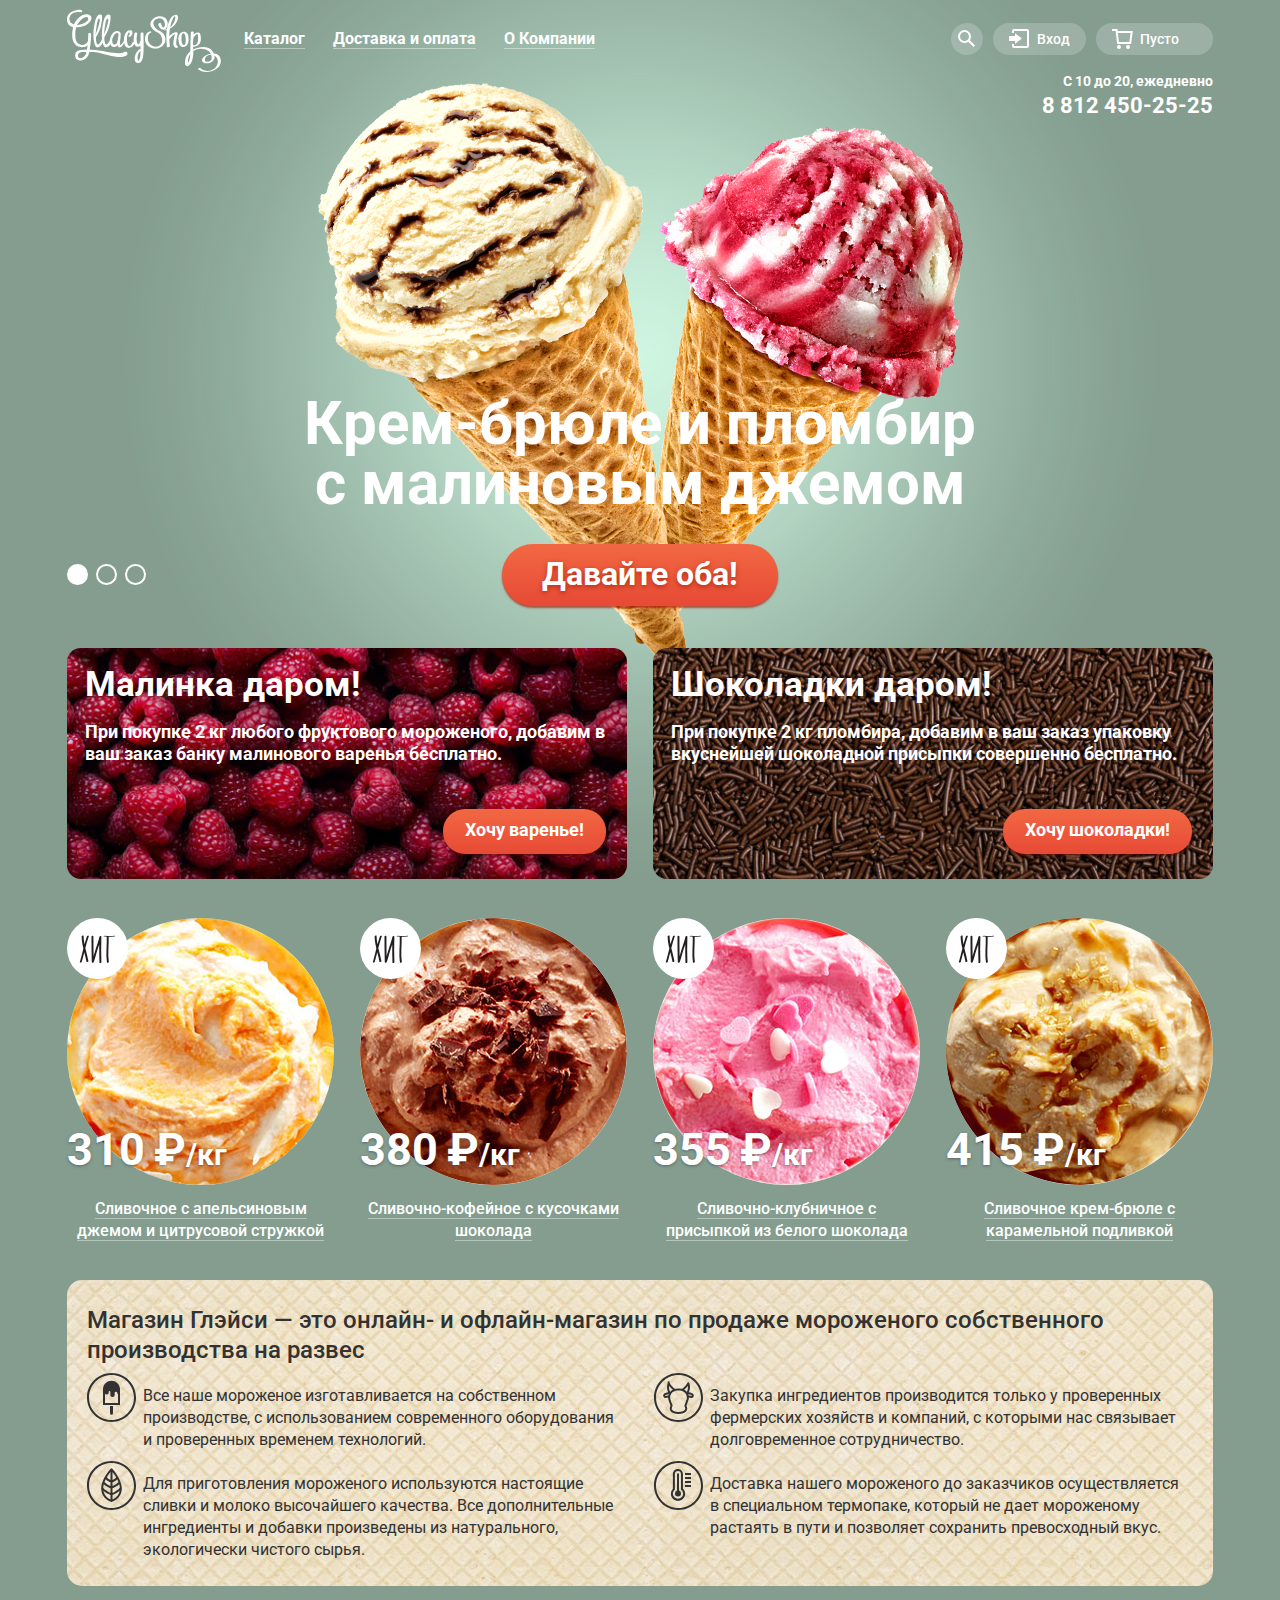
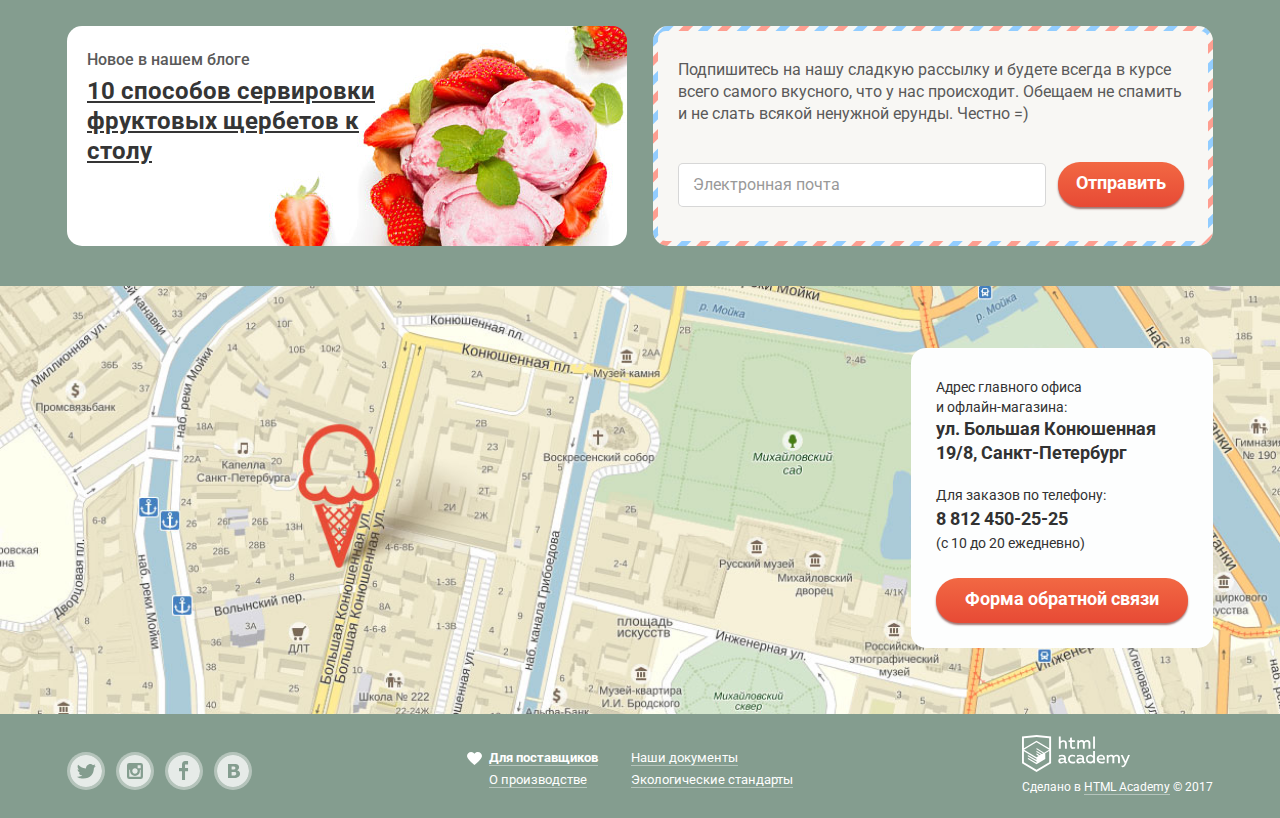
<file: index.html>
<!DOCTYPE html>
<html lang="ru">
<head>
  <meta charset="utf-8">
  <title>HTML Academy: Глэйси</title>
  <link href="https://fonts.googleapis.com/css?family=Roboto:400,500,700&amp;subset=cyrillic" rel="stylesheet">
  <link href="css/normalize.css" rel="stylesheet">
  <link href="css/style.min.css" rel="stylesheet">
</head>
<body>
<input class="visually-hidden" type="radio" id="product-1" name="toggle" checked>
<input class="visually-hidden" type="radio" id="product-2" name="toggle">
<input class="visually-hidden" type="radio" id="product-3" name="toggle">
<div class="site-wrapper">
  <header class="container">
    <nav class="main-header">
      <a class="main-header-logo"><img src="img/logo.svg" width="154" height="64" alt="Логотип магазина «Глэйси»."></a>
      <ul class="site-navigation">
        <li class="site-navigation-item">
          <a class="site-navigation-link"><span>Каталог</span></a>
          <ul class="popup catalog-nav">
            <li><a href="#"><b>Новинки</b></a></li>
            <li><a href="catalog.html">Сливочное</a></li>
            <li><a href="#">Щербеты</a></li>
            <li><a href="#">Фруктовый&nbsp;лед</a></li>
            <li><a href="#">Мелорин</a></li>
          </ul>
        </li>
        <li class="site-navigation-item">
          <a class="site-navigation-link" href="#"><span>Доставка и оплата</span></a>
        </li>
        <li class="site-navigation-item">
          <a class="site-navigation-link" href="#"><span>О Компании</span></a>
        </li>
      </ul>
      <ul class="user-navigation">
        <li class="user-navigation-item">
          <button class="user-search" type="button"><span class="visually-hidden">Поиск</span></button>
          <section class="popup popup-search">
            <h2 class="visually-hidden">Строка поиска</h2>
            <form class="search-form" action="https://echo.htmlacademy.ru" method="post">
              <label class="visually-hidden" for="user-search">Поле поиска:</label>
              <input id="user-search" name="search" placeholder="Что ищем?">
            </form>
          </section>
        </li>
        <li class="user-navigation-item">
          <button class="user-login" type="button">Вход</button>
          <section class="popup popup-login">
            <h2 class="visually-hidden">Форма входа</h2>
            <form class="login-form" action="https://echo.htmlacademy.ru" method="post">
              <p>
                <label class="visually-hidden" for="user-mail">Электронная почта: </label>
                <input id="user-mail" type="email" name="mail" placeholder="Электронная почта">
              </p>
              <p>
                <label class="visually-hidden" for="user-password">Пароль: </label>
                <input id="user-password" type="password" name="password" placeholder="Пароль">
              </p>
              <button class="btn">Войти</button>
              <p class="login-help">
                <a href="#">Забыли пароль?</a>
                <a href="#">Новая регистрация</a>
              </p>
            </form>
          </section>
        </li>
        <li class="user-navigation-item">
          <button class="user-cart" type="button">Пусто</button>
        </li>
      </ul>
    </nav>
    <p class="main-time">
      С 10 до 20, ежедневно<br>
      <a class="main-phone" href="tel:+78124502525">8 812 450-25-25</a>
    </p>
  </header>
  <main>
    <div class="container">
      <h1 class="visually-hidden">Магазин «Глэйси»</h1>
      <section class="slider">
        <div class="slider-controls">
          <label for="product-1">Первое предложение</label>
          <label for="product-2">Второе предложение</label>
          <label for="product-3">Третье предложение</label>
        </div>
        <h2 class="visually-hidden">Предложения для двоих</h2>
        <ul class="slider-list">
          <li class="slide">
            <h3 class="slide-title">Крем-брюле и пломбир с&nbsp;малиновым джемом</h3>
            <a class="btn btn-lg" href="#">Давайте оба!</a>
          </li>
          <li class="slide">
            <h3 class="slide-title">Шоколадный пломбир и&nbsp;лимонный сорбет</h3>
            <a class="btn btn-lg" href="#">Давайте оба!</a>
          </li>
          <li class="slide">
            <h3 class="slide-title">Пломбир с помадкой и&nbsp;клубничный щербет</h3>
            <a class="btn btn-lg" href="#">Давайте оба!</a>
          </li>
        </ul>
      </section>
      <section class="specials">
        <h2 class="visually-hidden">Акции</h2>
        <ul class="specials-list">
          <li class="special-item special-berry">
            <h3>Малинка даром!</h3>
            <p>При покупке 2 кг любого фруктового мороженого, добавим в ваш заказ банку малинового варенья
              бесплатно.</p>
            <a class="btn" href="#">Хочу варенье!</a>
          </li>
          <li class="special-item special-chocolate">
            <h3>Шоколадки даром!</h3>
            <p>При покупке 2 кг пломбира, добавим в ваш заказ упаковку вкуснейшей шоколадной присыпки совершенно
              бесплатно.</p>
            <a class="btn" href="#">Хочу шоколадки!</a>
          </li>
        </ul>
      </section>
      <section class="hits-catalog">
        <h2 class="visually-hidden">Популярные товары</h2>
        <ul class="catalog-list">
          <li class="catalog-item">
            <span class="hit-icon"></span>
            <img src="img/catalog/item-1.jpg"
                 alt="Фото сливочного мороженого с апельсиновым джемом и цитрусовой стружкой." width="267" height="267">
            <!-- Здесь и далее я принципиально использую существующий символ рубля -->
            <p class="catalog-price">310&thinsp;₽<span>/кг</span></p>
            <a class="catalog-link" href="#"><span>Сливочное с апельсиновым джемом и цитрусовой стружкой</span></a>
            <button class="btn" type="button">Быстрый просмотр</button>
          </li>
          <li class="catalog-item">
            <span class="hit-icon"></span>
            <img src="img/catalog/item-2.jpg" alt="Фото сливочно-кофейного мороженого с кусочками шоколада." width="267"
                 height="267">
            <p class="catalog-price">380&thinsp;₽<span>/кг</span></p>
            <a class="catalog-link" href="#"><span>Сливочно-кофейное с кусочками шоколада</span></a>
            <button class="btn" type="button">Быстрый просмотр</button>
          </li>
          <li class="catalog-item">
            <span class="hit-icon"></span>
            <img src="img/catalog/item-3.jpg" alt="Фото сливочно-клубничного мороженого с присыпкой из белого шоколада."
                 width="267" height="267">
            <p class="catalog-price">355&thinsp;₽<span>/кг</span></p>
            <a class="catalog-link" href="#"><span>Сливочно-клубничное с присыпкой из белого шоколада</span></a>
            <button class="btn" type="button">Быстрый просмотр</button>
          </li>
          <li class="catalog-item">
            <span class="hit-icon"></span>
            <img src="img/catalog/item-4.jpg" alt="Фото сливочного мороженого крем-брюле с карамельной подливкой."
                 width="267" height="267">
            <p class="catalog-price">415&thinsp;₽<span>/кг</span></p>
            <a class="catalog-link" href="#"><span>Сливочное крем-брюле с карамельной подливкой</span></a>
            <button class="btn" type="button">Быстрый просмотр</button>
          </li>
        </ul>
      </section>
      <section class="features">
        <h2 class="visually-hidden">Наши преимущества</h2>
        <p class="features-lead">Магазин Глэйси — это онлайн- и офлайн-магазин по продаже мороженого собственного
          производства на развес</p>
        <ul class="features-list">
          <li class="feature-ice-cream">Все наше мороженое изготавливается на собственном производстве, с использованием
            современного оборудования и проверенных временем технологий.
          </li>
          <li class="feature-cow">Закупка ингредиентов производится только у проверенных фермерских хозяйств и компаний,
            с которыми нас связывает долговременное сотрудничество.
          </li>
          <li class="feature-eco">Для приготовления мороженого используются настоящие сливки и молоко высочайшего
            качества. Все дополнительные ингредиенты и добавки произведены из натурального, экологически чистого сырья.
          </li>
          <li class="feature-thermometer">Доставка нашего мороженого до заказчиков осуществляется в специальном
            термопаке, который не дает мороженому растаять в пути и позволяет сохранить превосходный вкус.
          </li>
        </ul>
      </section>
      <div class="blog-subscribe">
        <article class="blog">
          <h2>Новое в нашем блоге</h2>
          <a href="#" class="blog-link">10 способов сервировки фруктовых щербетов к столу</a>
        </article>
        <div class="subscribe-bg">
          <section class="subscribe">
            <h2 class="visually-hidden">Рассылка</h2>
            <p>Подпишитесь на нашу сладкую рассылку и будете всегда в курсе всего самого вкусного, что у нас происходит.
              Обещаем не спамить и не слать всякой ненужной ерунды. Честно =)</p>
            <form class="subscribe-form" action="https://echo.htmlacademy.ru" method="post">
              <label class="visually-hidden" for="feedback-mail">Электронная почта: </label>
              <input id="subscribe-mail" type="email" name="mail" placeholder="Электронная почта">
              <button class="btn">Отправить</button>
            </form>
          </section>
        </div>
      </div>
    </div>
    <section class="map">
      <iframe class="map-iframe" title="Интерактивная карта Google"
              src="https://www.google.com/maps/embed?pb=!1m18!1m12!1m3!1d1998.5991043651586!2d30.320894616097!3d59.938794181876254!2m3!1f0!2f0!3f0!3m2!1i1024!2i768!4f13.1!3m3!1m2!1s0x4696310fca5ba729%3A0xea9c53d4493c879f!2z0JHQvtC70YzRiNCw0Y8g0JrQvtC90Y7RiNC10L3QvdCw0Y8g0YPQuy4sIDE5LCDQodCw0L3QutGCLdCf0LXRgtC10YDQsdGD0YDQsywgMTkxMTg2!5e0!3m2!1sru!2sru!4v1522500828015"
              width="1200" height="430" allowfullscreen></iframe>
      <div class="container">
        <h2 class="visually-hidden">Контактная информация</h2>
        <div class="map-description">
          <p>Адрес главного офиса<br>
            и офлайн-магазина:<br>
            <b>ул. Большая Конюшенная<br>
              19/8, Санкт-Петербург</b>
          </p>
          <p>Для заказов по телефону:<br>
            <b><a class="map-tel" href="tel:+78124502525">8 812 450-25-25</a></b><br>
            (с 10 до 20 ежедневно)
          </p>
          <a class="btn js-modal" href="feedback.html">Форма обратной связи</a>
        </div>
      </div>
    </section>
  </main>
  <footer class="main-footer container">
    <ul class="footer-contacts">
      <li>
        <a class="contact-button contact-twitter" href="#"><span class="visually-hidden">Twitter</span></a>
      </li>
      <li>
        <a class="contact-button contact-instagram" href="#"><span class="visually-hidden">Instagram</span></a>
      </li>
      <li>
        <a class="contact-button contact-facebook" href="#"><span class="visually-hidden">Facebook</span></a>
      </li>
      <li>
        <a class="contact-button contact-vkontakte" href="#"><span class="visually-hidden">ВКонтакте</span></a>
      </li>
    </ul>
    <ul class="footer-menu">
      <li>
        <a class="footer-menu-favorite" href="#"><b>Для поставщиков</b></a>
      </li>
      <li>
        <a href="#">Наши документы</a>
      </li>
      <li>
        <a href="#">О производстве</a>
      </li>
      <li>
        <a href="#">Экологические стандарты</a>
      </li>
    </ul>
    <p class="footer-copyright">
      <a class="footer-copyright-logo" href="https://htmlacademy.ru/intensive/htmlcss">
        <span class="visually-hidden">Профессиональный HTML и CSS, уровень 1</span>
        <img src="img/logo-htmlacademy.svg" width="108" height="39" alt="Логотип HTML Academy.">
      </a>
      Сделано в <a class="footer-copyright-link" href="https://htmlacademy.ru/intensive/htmlcss">HTML Academy</a> © 2017
    </p>
  </footer>
</div>
<div class="modal">
  <section class="modal-feedback">
    <h2>Мы обязательно вам ответим!</h2>
    <button class="modal-close"><span class="visually-hidden">Закрыть форму обратной связи</span></button>
    <form class="feedback-form" action="https://echo.htmlacademy.ru" method="post">
      <p>
        <label class="visually-hidden" for="feedback-name">Ваше имя: </label>
        <input id="feedback-name" name="name" placeholder="Как вас зовут?">
      </p>
      <p>
        <label class="visually-hidden" for="feedback-mail">Электронная почта: </label>
        <input id="feedback-mail" type="email" name="mail" placeholder="Ваша почта для ответа?">
      </p>
      <p>
        <label class="visually-hidden" for="feedback-text">Текст сообщения: </label>
        <textarea id="feedback-text" name="text" placeholder="Напишите что-нибудь..."></textarea>
      </p>
      <button class="btn">Отправить</button>
    </form>
  </section>
</div>
<script src="js/main.min.js"></script>
</body>
</html>
</file>
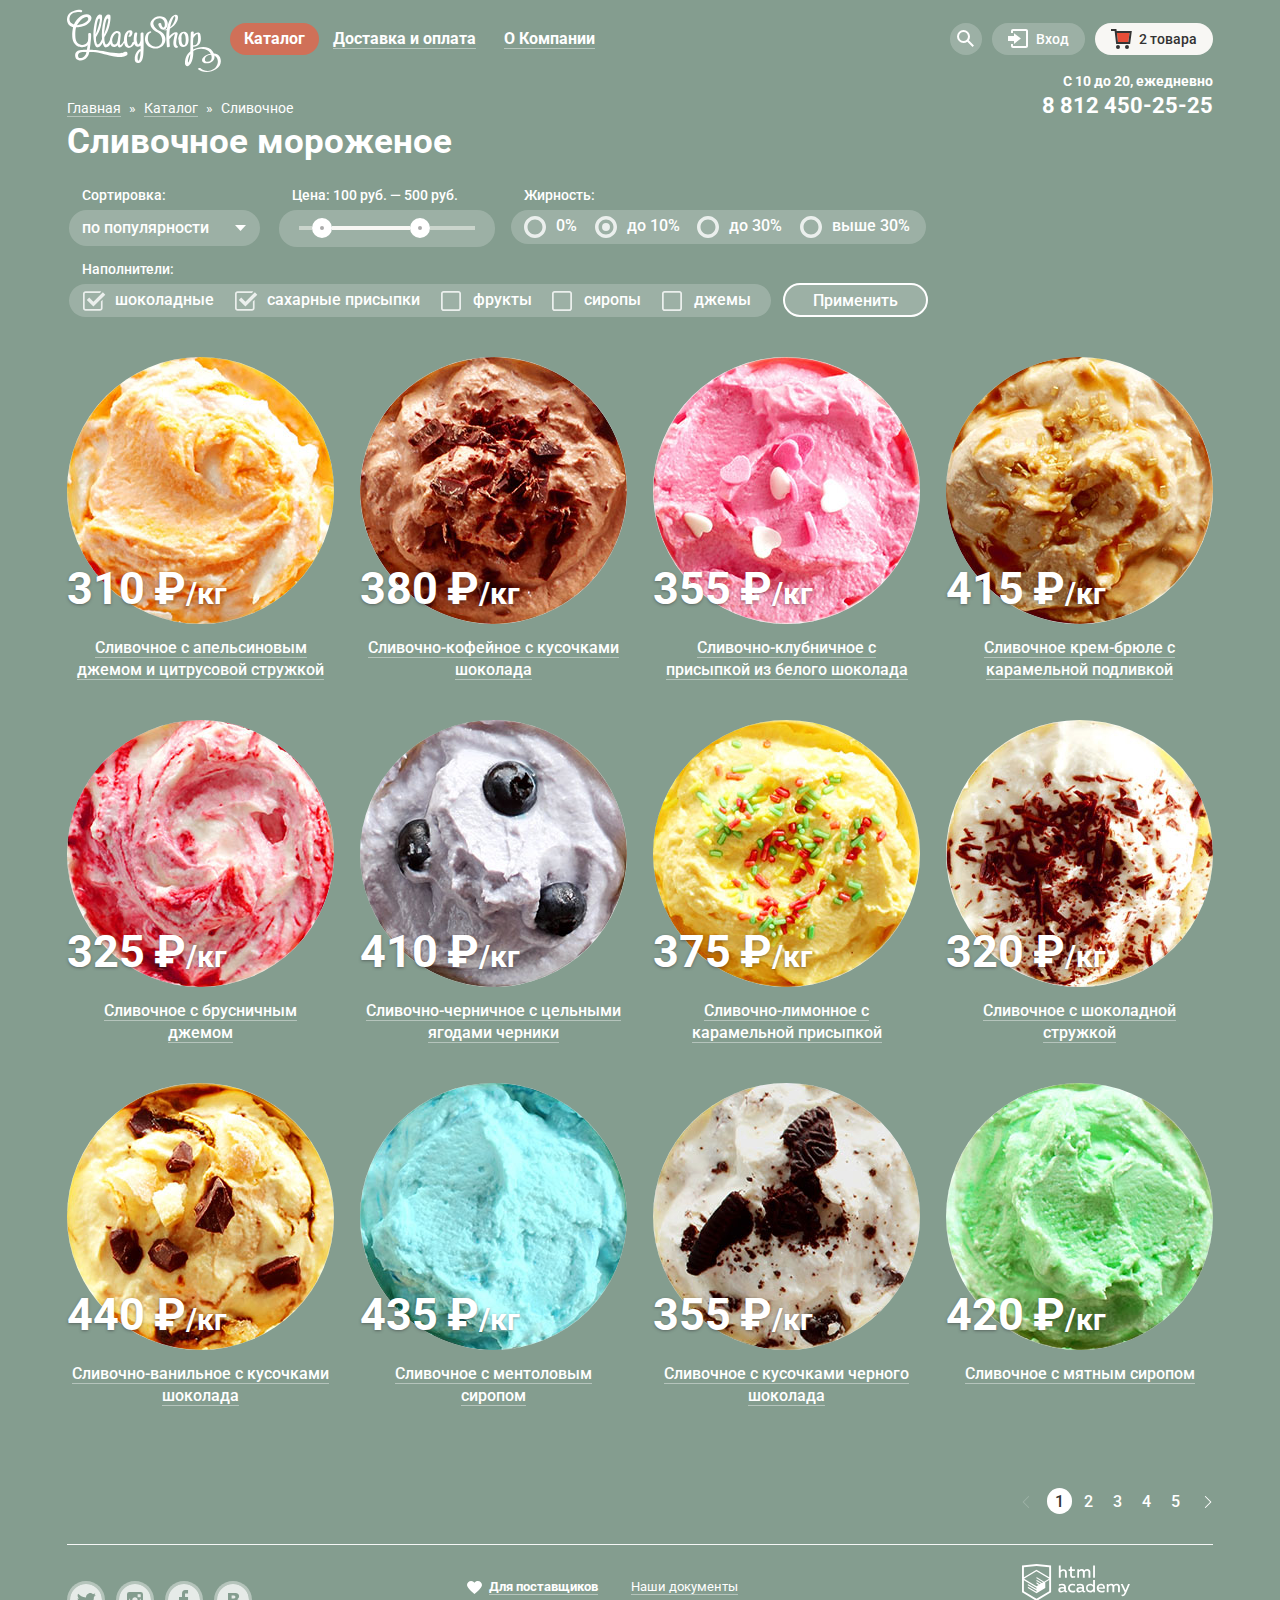
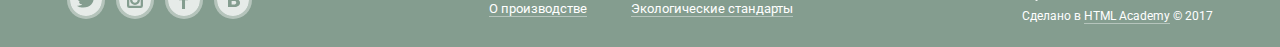
<file: catalog.html>
<!DOCTYPE html>
<html lang="ru">
<head>
  <meta charset="utf-8">
  <title>HTML Academy: Глэйси</title>
  <link href="https://fonts.googleapis.com/css?family=Roboto:400,500,700&amp;subset=cyrillic" rel="stylesheet">
  <link href="css/normalize.css" rel="stylesheet">
  <link href="css/style.min.css" rel="stylesheet">
</head>
<body>
<header class="container">
  <nav class="main-header inner-header">
    <a class="main-header-logo" href="index.html"><img src="img/logo.svg" width="154" height="64"
                                                       alt="Логотип магазина «Глэйси»."></a>
    <ul class="site-navigation">
      <li class="site-navigation-item">
        <a class="site-navigation-link navigation-current" href="#"><span>Каталог</span></a>
        <ul class="popup catalog-nav">
          <li><a href="#"><b>Новинки</b></a></li>
          <li><a class="catalog-current">Сливочное</a></li>
          <li><a href="#">Щербеты</a></li>
          <li><a href="#">Фруктовый&nbsp;лед</a></li>
          <li><a href="#">Мелорин</a></li>
        </ul>
      </li>
      <li class="site-navigation-item">
        <a class="site-navigation-link" href="#"><span>Доставка и оплата</span></a>
      </li>
      <li class="site-navigation-item">
        <a class="site-navigation-link" href="#"><span>О Компании</span></a>
      </li>
    </ul>
    <ul class="user-navigation">
      <li class="user-navigation-item">
        <button class="user-search" type="button"><span class="visually-hidden">Поиск</span></button>
        <section class="popup popup-search">
          <h2 class="visually-hidden">Строка поиска</h2>
          <form class="search-form" action="https://echo.htmlacademy.ru" method="post">
            <label class="visually-hidden" for="user-search">Поле поиска: </label>
            <input id="user-search" name="search" placeholder="Что ищем?">
          </form>
        </section>
      </li>
      <li class="user-navigation-item">
        <button class="user-login" type="button">Вход</button>
        <section class="popup popup-login">
          <h2 class="visually-hidden">Форма входа</h2>
          <form class="login-form" action="https://echo.htmlacademy.ru" method="post">
            <p>
              <label class="visually-hidden" for="user-mail">Электронная почта: </label>
              <input id="user-mail" type="email" name="mail" placeholder="Электронная почта">
            </p>
            <p>
              <label class="visually-hidden" for="user-password">Пароль: </label>
              <input id="user-password" type="password" name="password" placeholder="Пароль">
            </p>
            <button class="btn">Войти</button>
            <p class="login-help">
              <a href="#">Забыли пароль?</a>
              <a href="#">Новая регистрация</a>
            </p>
          </form>
        </section>
      </li>
      <li class="user-navigation-item">
        <button class="user-cart cart-not-empty" type="button">2 товара</button>
        <section class="popup cart">
          <h2 class="visually-hidden">Корзина</h2>
          <table class="cart-table">
            <tr>
              <td>
                <button class="cart-delete" type="button"><span class="visually-hidden">Удалить товар из корзины</span>
                </button>
              </td>
              <td><img class="cart-img" src="img/catalog/item-small-1.jpg"
                       alt="Фото сливочного мороженого с апельсиновым джемом и цитрусовой стружкой." width="33"
                       height="33"></td>
              <td>Пломбир с апельсиновым джемом</td>
              <td>1,5&nbsp;кг&nbsp;x&nbsp;<span class="cart-price">200&nbsp;руб.</span></td>
              <td>300 руб.</td>
            </tr>
            <tr>
              <td>
                <button class="cart-delete" type="button"><span class="visually-hidden">Удалить товар из корзины</span>
                </button>
              </td>
              <td><img class="cart-img" src="img/catalog/item-small-3.jpg"
                       alt="Фото сливочно-клубничного мороженого с присыпкой из белого шоколада." width="33"
                       height="33"></td>
              <td>Клубничный пломбир с присыпкой из белого шоколада</td>
              <td>1,5&nbsp;кг&nbsp;x&nbsp;<span class="cart-price">300&nbsp;руб.</span></td>
              <td>450&nbsp;руб.</td>
            </tr>
            <tr>
              <td class="cart-sum" colspan="5"><b>Итого: 750 руб.</b></td>
            </tr>
          </table>
          <a class="btn" href="#">Оформить заказ</a></section>
      </li>
    </ul>
  </nav>
  <p class="main-time">
    С 10 до 20, ежедневно<br>
    <a class="main-phone" href="tel:+78124502525">8 812 450-25-25</a>
  </p>
</header>
<main class="container">
  <ul class="breadcrumbs">
    <li><a href="index.html">Главная</a></li>
    <li><a href="#">Каталог</a></li>
    <li><a>Сливочное</a></li>
  </ul>
  <h1 class="catalog-title">Сливочное мороженое</h1>
  <section class="filter">
    <h2 class="visually-hidden">Фильтр товаров</h2>
    <form class="filter-form" method="post" action="https://echo.htmlacademy.ru">
      <fieldset>
        <legend>Сортировка:</legend>
        <label class="visually-hidden" for="filter-sort">Тип сортировки: </label>
        <select class="filter-sort" id="filter-sort">
          <option>по популярности</option>
          <option>сначала недорогие</option>
          <option>сначала дорогие</option>
          <option>по жирности</option>
        </select>
      </fieldset>
      <fieldset>
        <legend>Цена: <span class="min-price">100</span> руб. — <span class="max-price">500</span> руб.</legend>
        <div class="filter-range">
          <div></div>
          <button type="button" aria-label="Нижний предел цены"></button>
          <div></div>
          <button type="button" aria-label="Верхий предел цены"></button>
          <div></div>
        </div>
      </fieldset>
      <fieldset>
        <legend>Жирность:</legend>
        <ul class="filter-group filter-radios">
          <li>
            <input class="visually-hidden filter-radio" type="radio" name="filter-fat" value="fat-zero" id="fat-zero">
            <label for="fat-zero">0%</label>
          </li>
          <li>
            <input class="visually-hidden filter-radio" type="radio" name="filter-fat" value="fat-ten" id="fat-ten"
                   checked>
            <label for="fat-ten">до 10%</label>
          </li>
          <li>
            <input class="visually-hidden filter-radio" type="radio" name="filter-fat" value="fat-thirty"
                   id="fat-thirty">
            <label for="fat-thirty">до 30%</label>
          </li>
          <li>
            <input class="visually-hidden filter-radio" type="radio" name="filter-fat" value="fat-thirty-more"
                   id="fat-thirty-more">
            <label for="fat-thirty-more">выше 30%</label>
          </li>
        </ul>
      </fieldset>
      <fieldset>
        <legend>Наполнители:</legend>
        <ul class="filter-group filter-checks">
          <li>
            <input class="visually-hidden filter-checkbox" type="checkbox" name="filler-chocolate" id="filler-chocolate"
                   checked>
            <label for="filler-chocolate">шоколадные</label>
          </li>
          <li>
            <input class="visually-hidden filter-checkbox" type="checkbox" name="filler-sugar" id="filler-sugar"
                   checked>
            <label for="filler-sugar">сахарные присыпки</label>
          </li>
          <li>
            <input class="visually-hidden filter-checkbox" type="checkbox" name="filler-fruit" id="filler-fruit">
            <label for="filler-fruit">фрукты</label>
          </li>
          <li>
            <input class="visually-hidden filter-checkbox" type="checkbox" name="filler-syrup" id="filler-syrup">
            <label for="filler-syrup">сиропы</label>
          </li>
          <li>
            <input class="visually-hidden filter-checkbox" type="checkbox" name="filler-jam" id="filler-jam">
            <label for="filler-jam">джемы</label>
          </li>
        </ul>
      </fieldset>
      <button class="filter-button">Применить</button>
    </form>
  </section>
  <section class="catalog">
    <h2 class="visually-hidden">Каталог</h2>
    <ul class="catalog-list">
      <li class="catalog-item">
        <img src="img/catalog/item-1.jpg" alt="Фото сливочного мороженого с апельсиновым джемом и цитрусовой стружкой."
             width="267" height="267">
        <p class="catalog-price">310&thinsp;₽<span>/кг</span></p>
        <a class="catalog-link" href="#"><span>Сливочное с апельсиновым джемом и цитрусовой стружкой</span></a>
        <button class="btn" type="button">Быстрый просмотр</button>
      </li>
      <li class="catalog-item">
        <img src="img/catalog/item-2.jpg" alt="Фото сливочно-кофейного мороженого с кусочками шоколада." width="267"
             height="267">
        <p class="catalog-price">380&thinsp;₽<span>/кг</span></p>
        <a class="catalog-link" href="#"><span>Сливочно-кофейное с кусочками шоколада</span></a>
        <button class="btn" type="button">Быстрый просмотр</button>
      </li>
      <li class="catalog-item">
        <img src="img/catalog/item-3.jpg" alt="Фото сливочно-клубничного мороженого с присыпкой из белого шоколада."
             width="267" height="267">
        <p class="catalog-price">355&thinsp;₽<span>/кг</span></p>
        <a class="catalog-link" href="#"><span>Сливочно-клубничное с присыпкой из белого шоколада</span></a>
        <button class="btn" type="button">Быстрый просмотр</button>
      </li>
      <li class="catalog-item">
        <img src="img/catalog/item-4.jpg" alt="Фото сливочного мороженого крем-брюле с карамельной подливкой."
             width="267" height="267">
        <p class="catalog-price">415&thinsp;₽<span>/кг</span></p>
        <a class="catalog-link" href="#"><span>Сливочное крем-брюле с карамельной подливкой</span></a>
        <button class="btn" type="button">Быстрый просмотр</button>
      </li>
      <li class="catalog-item">
        <img src="img/catalog/item-5.jpg" alt="Фото сливочного мороженого с брусничным джемом." width="267"
             height="267">
        <p class="catalog-price">325&thinsp;₽<span>/кг</span></p>
        <a class="catalog-link" href="#"><span>Сливочное с брусничным джемом</span></a>
        <button class="btn" type="button">Быстрый просмотр</button>
      </li>
      <li class="catalog-item">
        <img src="img/catalog/item-6.jpg" alt="Фото сливочно-черничного мороженого с цельными ягодами черники."
             width="267" height="267">
        <p class="catalog-price">410&thinsp;₽<span>/кг</span></p>
        <a class="catalog-link" href="#"><span>Сливочно-черничное с цельными ягодами черники</span></a>
        <button class="btn" type="button">Быстрый просмотр</button>
      </li>
      <li class="catalog-item">
        <img src="img/catalog/item-7.jpg" alt="Фото сливочно-лимонного мороженого с карамельной присыпкой." width="267"
             height="267">
        <p class="catalog-price">375&thinsp;₽<span>/кг</span></p>
        <a class="catalog-link" href="#"><span>Сливочно-лимонное с карамельной присыпкой</span></a>
        <button class="btn" type="button">Быстрый просмотр</button>
      </li>
      <li class="catalog-item">
        <img src="img/catalog/item-8.jpg" alt="Фото сливочного мороженого с шоколадной стружкой." width="267"
             height="267">
        <p class="catalog-price">320&thinsp;₽<span>/кг</span></p>
        <a class="catalog-link" href="#"><span>Сливочное с шоколадной стружкой</span></a>
        <button class="btn" type="button">Быстрый просмотр</button>
      </li>
      <li class="catalog-item">
        <img src="img/catalog/item-9.jpg" alt="Фото сливочно-ванильного мороженого с кусочками шоколада." width="267"
             height="267">
        <p class="catalog-price">440&thinsp;₽<span>/кг</span></p>
        <a class="catalog-link" href="#"><span>Сливочно-ванильное с кусочками шоколада</span></a>
        <button class="btn" type="button">Быстрый просмотр</button>
      </li>
      <li class="catalog-item">
        <img src="img/catalog/item-10.jpg" alt="Фото сливочного мороженого с ментоловым сиропом." width="267"
             height="267">
        <p class="catalog-price">435&thinsp;₽<span>/кг</span></p>
        <a class="catalog-link" href="#"><span>Сливочное с ментоловым сиропом</span></a>
        <button class="btn" type="button">Быстрый просмотр</button>
      </li>
      <li class="catalog-item">
        <img src="img/catalog/item-11.jpg" alt="Фото сливочного мороженого с кусочками черного шоколада." width="267"
             height="267">
        <p class="catalog-price">355&thinsp;₽<span>/кг</span></p>
        <a class="catalog-link" href="#"><span>Сливочное с кусочками черного шоколада</span></a>
        <button class="btn" type="button">Быстрый просмотр</button>
      </li>
      <li class="catalog-item">
        <img src="img/catalog/item-12.jpg" alt="Фото сливочного мороженого с мятным сиропом." width="267" height="267">
        <p class="catalog-price">420&thinsp;₽<span>/кг</span></p>
        <a class="catalog-link" href="#"><span>Сливочное с мятным сиропом</span></a>
        <button class="btn" type="button">Быстрый просмотр</button>
      </li>
    </ul>
    <ul class="pagination-list">
      <li><a class="pagination-previous pagination-inactive"><span
        class="visually-hidden">Предыдущая страница</span></a></li>
      <li><a class="pagination-item pagination-current">1</a></li>
      <li><a class="pagination-item" href="#">2</a></li>
      <li><a class="pagination-item" href="#">3</a></li>
      <li><a class="pagination-item" href="#">4</a></li>
      <li><a class="pagination-item" href="#">5</a></li>
      <li><a class="pagination-next" href="#"><span class="visually-hidden">Следующая страница</span></a></li>
    </ul>
  </section>
</main>
<footer class="main-footer container inner-footer">
  <ul class="footer-contacts">
    <li>
      <a class="contact-button contact-twitter" href="#"><span class="visually-hidden">Twitter</span></a>
    </li>
    <li>
      <a class="contact-button contact-instagram" href="#"><span class="visually-hidden">Instagram</span></a>
    </li>
    <li>
      <a class="contact-button contact-facebook" href="#"><span class="visually-hidden">Facebook</span></a>
    </li>
    <li>
      <a class="contact-button contact-vkontakte" href="#"><span class="visually-hidden">ВКонтакте</span></a>
    </li>
  </ul>
  <ul class="footer-menu">
    <li>
      <a class="footer-menu-favorite" href="#"><b>Для поставщиков</b></a>
    </li>
    <li>
      <a href="#">Наши документы</a>
    </li>
    <li>
      <a href="#">О производстве</a>
    </li>
    <li>
      <a href="#">Экологические стандарты</a>
    </li>
  </ul>
  <p class="footer-copyright">
    <a class="footer-copyright-logo" href="https://htmlacademy.ru/intensive/htmlcss">
      <span class="visually-hidden">Профессиональный HTML и CSS, уровень 1</span>
      <img src="img/logo-htmlacademy.svg" width="108" height="39" alt="Логотип HTML Academy.">
    </a>
    Сделано в <a class="footer-copyright-link" href="https://htmlacademy.ru/intensive/htmlcss">HTML Academy</a> © 2017
  </p>
</footer>
</body>
</html>
</file>
<file: css/style.min.css>
body{margin:0;padding:0;font-weight:400;font-size:16px;line-height:22px;font-family:Roboto,Arial,sans-serif;color:#fff;background-color:#849d8f}a{text-decoration:none}html{box-sizing:border-box;min-width:1200px}*,::before,::after{box-sizing:inherit}.site-wrapper{padding-top:9px;background:url(../img/slides/slide-1.png) no-repeat top center #849d8f}.site-wrapper::before,.site-wrapper::after{content:"";visibility:hidden}.site-wrapper::before{background-image:url(../img/slides/slide-2.png)}.site-wrapper::after{background-image:url(../img/slides/slide-3.png)}.container{display:block;max-width:1200px;margin:0 auto;padding-right:27px;padding-left:27px}.user-navigation input,.subscribe-form input,.modal input{height:44px;padding:10px 13px 12px;font-weight:700;font-size:16px;line-height:24px;border:1px solid rgba(178,178,178,.52);border-radius:5px}.user-navigation input::-webkit-input-placeholder,.subscribe-form input::-webkit-input-placeholder,.modal input::-webkit-input-placeholder,.modal textarea::-webkit-input-placeholder{font-weight:400;font-size:14px;color:#999}.user-navigation input:-ms-input-placeholder,.subscribe-form input:-ms-input-placeholder,.modal input:-ms-input-placeholder,.modal textarea:-ms-input-placeholder{font-weight:400;font-size:14px;color:#999}.user-navigation input::-ms-input-placeholder,.subscribe-form input::-ms-input-placeholder,.modal input::-ms-input-placeholder,.modal textarea::-ms-input-placeholder{font-weight:400;font-size:14px;color:#999}.user-navigation input::placeholder,.subscribe-form input::placeholder,.modal input::placeholder,.modal textarea::placeholder{font-weight:400;font-size:14px;color:#999}.user-navigation input:hover,.subscribe-form input:hover,.modal input:hover,.modal textarea:hover{box-shadow:0 0 0 1px rgba(154,154,154,.52)}.user-navigation input:focus,.subscribe-form input:focus,.modal input:focus,.modal textarea:focus{padding-left:12px;border:2px solid rgba(46,136,228,.52)}.visually-hidden{position:absolute;width:1px;height:1px;margin:-1px;padding:0;overflow:hidden;white-space:nowrap;border:0;clip:rect(0 0 0 0);-webkit-clip-path:inset(50%);clip-path:inset(50%)}.popup{color:#323232;background-color:#f8f7f4;border-radius:5px;box-shadow:0 20px 20px 0 rgba(0,0,0,.4)}.btn{display:inline-block;padding:9px 22px 12px;font-weight:700;font-size:18px;line-height:24px;vertical-align:middle;color:#fff;background:linear-gradient(#f26843,#e74a35) #e84d37;border:0;border-radius:22px;box-shadow:0 2px 2px 0 rgba(85,8,0,.54);cursor:pointer}.btn:hover,.btn:focus{background:linear-gradient(#f58669,#ec6f5e) #f07a63;box-shadow:0 1px 2px 0 #ac1000}.btn:active{background:linear-gradient(#d74531,#e1613e) #db5338;box-shadow:inset 0 2px 2px 0 #942718}.btn-lg{padding:8px 40px 10px;font-size:32px;line-height:44px;text-shadow:0 2px 5px rgba(160,32,11,.76);border-radius:32px;box-shadow:0 2px 2px 0 rgba(172,16,0,.64)}.btn-lg:hover{box-shadow:0 2px 2px 0 #ac1000}.btn-lg:active{box-shadow:inset 0 2px 2px 0 #942718}.catalog-link:hover span,.catalog-link:focus span,.footer-menu a:hover,.footer-menu a:focus,.footer-copyright-link:hover,.footer-copyright-link:focus,.breadcrumbs a[href]:hover,.breadcrumbs a[href]:focus{color:#ffbc9e;border-bottom-color:rgba(249,172,159,.3)}.main-header{display:flex;flex-wrap:wrap;justify-content:space-between}.inner-header{margin-top:9px}.main-header-logo{margin-right:9px}.site-navigation{display:flex;flex-wrap:wrap;max-width:500px;margin-top:14px;margin-right:auto;padding:0;list-style:none}.site-navigation-item{position:relative}.site-navigation-link{display:block;width:100%;padding:7px 14px;font-weight:700;font-size:16px;line-height:18px;color:#fff;border-radius:16px}.site-navigation-link span{border-bottom:1px solid rgba(255,255,255,.4)}.site-navigation-item:hover .site-navigation-link:not(.navigation-current),.site-navigation-link:focus{color:#333;background-color:#f7f6f3}.site-navigation-item:hover span,.site-navigation-link:focus span{border-bottom:0}.site-navigation-link:active:not(.navigation-current){color:#333;background-color:#ededed;box-shadow:inset 0 2px 1px 0 #696969}.navigation-current>span{border-bottom:0}.navigation-current,.catalog-current{color:#fff;background-color:#d07058}.catalog-nav{position:absolute;top:37px;left:-6px;z-index:8;display:none;margin:0;padding:2px 0 0;list-style:none}.site-navigation-item:hover .catalog-nav{display:block}.catalog-nav a{display:block;margin:4px 0;padding:6px 20px;font-size:14px;line-height:16px}.catalog-nav a:not(.catalog-current){color:#323232}.catalog-nav a:focus,.catalog-nav a:hover:not(.catalog-current){background-color:#fbded7}.catalog-nav a:active:not(.catalog-current){background-color:#f6b5a5}.catalog-nav li:first-child::after{content:"";display:block;height:1px;margin:0 6px;background-color:rgba(53,53,53,.2)}.popup-search{position:absolute;right:0;z-index:3;display:none;padding:20px 15px}.popup-search input{min-width:311px}.popup-login{position:absolute;right:-2px;z-index:3;display:none;margin-top:5px;padding:19px 17px 20px 19px}.login-form p{margin-top:0}.login-form input[type*=a]{width:241px}.login-form input[type=password]{margin:4px 0 3px}.login-form .btn{padding:10px 24px;border-radius:18px}.login-help{display:inline-block;width:120px;margin-bottom:0;margin-left:16px;vertical-align:middle}.user-navigation{display:flex;flex-wrap:wrap;margin-top:14px;list-style:none}.user-navigation input{width:100%}.user-navigation-item{position:relative;margin-left:10px}.user-navigation-item>button:not(.cart-not-empty){color:#fff;background-color:rgba(255,255,255,.2)}.user-navigation-item>button{min-width:32px;min-height:32px;font-weight:500;line-height:16px;background-repeat:no-repeat;border:0;border-radius:16px}.user-navigation-item:hover>button,.user-navigation-item>button:focus{color:#333;background-color:#f8f7f4}.user-navigation-item:hover .popup{display:block}.user-search{background:url(../img/loupe.svg) 7px 7px}.user-navigation-item:hover .user-search,.user-search:focus{background-image:url(../img/loupe-black.svg)}.user-login{padding-right:16px;padding-left:44px;font-size:14px}.user-cart{padding-right:34px;padding-left:44px;font-size:14px}.user-login{background-image:url(../img/entrance.svg);background-position:16px 6px}.user-navigation-item:hover .user-login,.user-login:focus{background-image:url(../img/entrance-black.svg)}.login-help a{font-size:13px;line-height:24px;color:#323232;border-bottom:1px solid rgba(0,0,0,.3)}.login-help a:hover,.login-help a:focus{color:#e84d37;border-bottom-color:rgba(236,89,60,.3)}.cart{position:absolute;top:36px;right:0;z-index:3;display:none;min-width:540px;padding:12px 12px 22px;text-align:right}.user-cart{background-image:url(../img/basket.svg);background-position:16px 6px}.user-navigation-item:hover .user-cart:not(.cart-not-empty),.user-cart:focus:not(.cart-not-empty){background-image:url(../img/basket-black.svg)}.cart-not-empty{padding-right:16px;color:#333;background-color:#f8f7f4;background-image:url(../img/basket-red.svg)}.cart-price{color:#999}.cart-table{width:100%;margin-bottom:3px;font-size:13px;line-height:16px;text-align:left}.cart-table td{padding-top:15px;padding-bottom:10px;vertical-align:top}.cart-table td:first-child:not(:only-child){width:25px}.cart-table td:nth-child(2){width:43px;padding-top:5px}.cart-table td:nth-child(3){width:245px;padding-right:15px}.cart-table td:nth-child(4){width:121px}.cart-table td:only-child{padding-top:15px}.cart-delete{width:11px;height:11px;vertical-align:middle;background:url(../img/cross-small.svg) no-repeat center;border:0;cursor:pointer}.cart-img{width:33px;height:33px;border-radius:50%}.cart-sum{font-size:15px;line-height:18px;text-align:right;border-top:1px solid #cacac7}.cart .btn{margin-right:2px;margin-left:auto;padding-right:14px;padding-left:14px}.main-time{position:relative;z-index:2;margin-top:-6px;margin-bottom:-32px;font-weight:700;font-size:14px;line-height:16px;text-align:right}.main-phone{display:inline-block;margin-top:5px;font-size:22px;line-height:24px;vertical-align:middle;color:#fff}.main-phone:hover,.main-phone:focus{color:#e84d37}.slider{position:relative;margin-bottom:20px;padding-top:321px;text-align:center;color:#fff}.slider{position:relative;margin-bottom:42px;padding-top:308px;text-align:center;color:#fff}.slider-list{margin:0;padding:0;list-style:none}.slide{display:none}.slide-title{width:680px;margin:0 auto;margin-bottom:30px;font-weight:700;font-size:60px;line-height:60px}.slider-controls{position:absolute;bottom:20px;left:0;z-index:1;font-size:0}.slider-controls label{display:inline-block;width:21px;height:21px;margin-right:8px;vertical-align:top;background-color:transparent;border:2px solid #fff;border-radius:50%;cursor:pointer}input[name=toggle]:nth-child(1):checked~.site-wrapper{background-color:#849d8f;background-image:url(../img/slides/slide-1.png)}input[name=toggle]:nth-child(2):checked~.site-wrapper{background-color:#8996a6;background-image:url(../img/slides/slide-2.png)}input[name=toggle]:nth-child(3):checked~.site-wrapper{background-color:#9d8b84;background-image:url(../img/slides/slide-3.png)}input[name=toggle]:nth-child(1):checked~.site-wrapper .slide:nth-child(1),input[name=toggle]:nth-child(2):checked~.site-wrapper .slide:nth-child(2),input[name=toggle]:nth-child(3):checked~.site-wrapper .slide:nth-child(3){display:block}input[name=toggle]:nth-child(1):checked~.site-wrapper label[for=product-1],input[name=toggle]:nth-child(2):checked~.site-wrapper label[for=product-2],input[name=toggle]:nth-child(3):checked~.site-wrapper label[for=product-3]{background-color:#fff}input[name=toggle]:nth-child(1):not(:checked)~.site-wrapper label[for=product-1]:hover,input[name=toggle]:nth-child(2):not(:checked)~.site-wrapper label[for=product-2]:hover,input[name=toggle]:nth-child(3):not(:checked)~.site-wrapper label[for=product-3]:hover{background-color:rgba(248,247,244,.4)}.specials{margin-bottom:33px}.specials-list{display:flex;justify-content:space-between;margin:0;padding:0;list-style:none}.special-item{display:flex;flex-direction:column;width:560px;padding:16px 21px 25px 18px;background-position:center;background-size:cover;border-radius:14px}.special-item h3{margin:0;font-weight:700;font-size:35px;line-height:41px}.special-item p{margin-top:16px;font-weight:700;font-size:18px}.special-item .btn{align-self:flex-end;margin-top:26px}.special-berry{background-color:#871931;background-image:url(../img/berry-bg.jpg)}.special-chocolate{background-color:#43281c;background-image:url(../img/chocolate-bg.jpg)}.hits-catalog{margin-bottom:45px}.hit-icon{position:absolute;top:6px;left:13px;display:block;width:61px;height:61px;background-image:url(../img/hit.svg)}.catalog-item{position:relative;max-width:293px;margin-bottom:-42px;padding:6px 13px 75px 13px;border-radius:5px}.catalog-item:first-child,.catalog-item:nth-child(4n+1){margin-left:-13px}.catalog-item:nth-child(4n){margin-right:-13px}.catalog-item:hover{background-color:rgba(255,255,255,.2);box-shadow:0 20px 20px rgba(0,0,0,.08)}.catalog-item:hover button{z-index:1;display:block}.catalog-item img{margin-bottom:7px;border-radius:50%}.catalog-price{position:absolute;top:215px;margin:0;font-weight:700;font-size:45px;line-height:45px;text-shadow:0 1px 3px rgba(49,50,53,.5)}.catalog-price>span{font-size:30px}.catalog-link{display:block;padding:0 5px;font-weight:500;text-align:center;color:#fff}.catalog-link>span{border-bottom:1px solid rgba(255,255,255,.4)}.catalog-item .btn{position:absolute;bottom:20px;left:45px;display:none;padding-right:17px;padding-left:17px}.features{margin-top:-40px;margin-bottom:40px;padding:25px 24px 15px 20px;color:#323232;background-color:#ece0c6;background-image:url(../img/waffle-bg.jpg);border-radius:15px}.features-lead{margin:0 0 8px;font-weight:500;font-size:24px;line-height:30px}.features-list{display:flex;flex-wrap:wrap;justify-content:space-between;margin:0;padding:0;list-style:none}.features-list li{max-width:535px;margin-bottom:10px;padding-top:12px;padding-left:56px;background-repeat:no-repeat}.features-list li:nth-child(2n-1){margin-right:25px}.feature-ice-cream{background-image:url(../img/ice-cream.svg)}.feature-cow{background-image:url(../img/cow.svg)}.feature-eco{background-image:url(../img/eco.svg)}.feature-thermometer{background-image:url(../img/thermometer.svg)}.blog-subscribe{display:flex;flex-wrap:wrap;justify-content:space-between;margin-bottom:40px}.blog{width:560px;padding:10px 250px 20px 20px;color:#5a5a5a;background:url(../img/strawberry-bg.jpg) no-repeat 106px -79px #fff;border-radius:15px}.blog h2{margin-bottom:5px;font-weight:500;font-size:16px;line-height:22px}.blog-link{font-weight:700;font-size:24px;line-height:30px;color:#353535;text-decoration:underline;background-color:rgba(255,255,255,.8)}.blog-link:hover,.blog-link:focus{color:#e84d37}.subscribe-bg{width:560px;padding:5px;color:#5a5a5a;background:url(../img/post-bg.svg) center/cover #f8f7f4;border-radius:15px}.subscribe{padding:28px 20px 34px;background-color:#f8f7f4;border-radius:8px}.subscribe p{margin-top:0;margin-bottom:37px}.subscribe input{min-width:368px;margin-right:8px;padding:8px 14px 8px;vertical-align:middle}.subscribe input:focus{padding-left:13px}.subscribe input::-webkit-input-placeholder{font-size:16px;line-height:24px}.subscribe input:-ms-input-placeholder{font-size:16px;line-height:24px}.subscribe input::-ms-input-placeholder{font-size:16px;line-height:24px}.subscribe input::placeholder{font-size:16px;line-height:24px}.subscribe .btn{padding-right:18px;padding-left:18px}.map{position:relative;margin-bottom:20px;padding-top:62px;padding-bottom:66px;color:#000;background:url(../img/map-bg.jpg) no-repeat center/cover #f7f1d9}.map-iframe{position:absolute;top:0;left:0;width:100%;height:100%;border:0}.map-description{position:relative;display:block;max-width:302px;margin-left:auto;padding:15px 25px 25px;font-size:14px;line-height:20px;color:#323232;background-color:#fdfefe;border-radius:15px}.map-description b{font-size:18px;line-height:24px}.map-description p{margin-bottom:20px}.map-tel{line-height:28px;color:#323232}.map-tel:hover,.map-tel:focus{color:#e84d37}.map-description .btn{width:100%;margin-top:5px;text-align:center}.main-footer{display:flex;flex-wrap:wrap;justify-content:space-between;align-content:center;padding-bottom:10px}.footer-contacts{display:flex;flex-wrap:wrap;align-items:center;margin:0;padding:0;list-style:none}.contact-button{display:inline-block;width:38px;height:38px;margin-right:11px;vertical-align:middle;color:#e6ebe9;background-repeat:no-repeat;background-position:center;background-size:contain;border:3px solid rgba(255,255,255,.5);border-radius:50%;opacity:.8}.contact-twitter{background-image:url(../img/twitter.svg)}.contact-instagram{background-image:url(../img/instagram.svg)}.contact-facebook{background-image:url(../img/fb.svg)}.contact-vkontakte{background-image:url(../img/vk.svg)}.contact-button:hover,.contact-button:focus{opacity:1}.contact-button:active{box-shadow:inset 0 2px 1px 0 #888;opacity:.8}.footer-menu{display:flex;flex-wrap:wrap;align-content:flex-start;max-width:320px;margin-top:12px;margin-left:12px;padding:0;list-style:none}.footer-menu>li:nth-child(2n-1){min-width:142px}.footer-menu a{font-size:13px;line-height:18px;color:#fff;border-bottom:1px solid rgba(255,255,255,.4)}.footer-menu-favorite{position:relative}.footer-menu-favorite::before{content:"";position:absolute;top:2px;left:-22px;display:block;width:15px;height:13px;background:url(../img/heart.svg) no-repeat 0 50%}.footer-copyright-logo{display:block}.footer-copyright{margin-top:0;font-size:12px;line-height:18px}.footer-copyright-link{color:#fff;border-bottom:1px solid rgba(255,255,255,.4)}.modal{position:fixed;top:0;right:0;bottom:0;left:0;display:none;background-color:rgba(0,0,0,.3)}.modal-feedback{position:absolute;top:50%;left:50%;padding:16px 25px 25px;color:#323232;background-color:#f8f7f4;border-radius:8px;-webkit-transform:translate(-50%,-50%);transform:translate(-50%,-50%);-webkit-animation:bounce .6s;animation:bounce .6s}.modal-show{display:block}.modal-feedback h2{max-width:450px;margin-top:0;padding-right:20px;font-size:24px;line-height:28px}.modal-close{position:absolute;top:15px;right:15px;width:18px;height:18px;background:url(../img/cross-big.svg) no-repeat;border:0;cursor:pointer}.feedback-form{display:flex;flex-direction:column}.feedback-form input{min-width:267px}.feedback-form>p{margin-top:0;margin-bottom:20px}.feedback-form input::-webkit-input-placeholder,.feedback-form textarea::-webkit-input-placeholder{font-size:16px;line-height:24px}.feedback-form input:-ms-input-placeholder,.feedback-form textarea:-ms-input-placeholder{font-size:16px;line-height:24px}.feedback-form input::-ms-input-placeholder,.feedback-form textarea::-ms-input-placeholder{font-size:16px;line-height:24px}.feedback-form input::placeholder,.feedback-form textarea::placeholder{font-size:16px;line-height:24px}.feedback-form textarea{width:428px;min-height:155px;padding:8px 14px;font-weight:700;font-size:16px;line-height:24px;border:1px solid rgba(178,178,178,.52);border-radius:5px}.feedback-form textarea:focus{padding-top:7px;padding-left:13px}.feedback-form .btn{align-self:flex-end}@-webkit-keyframes bounce{0%{opacity:0}to{opacity:1}}@keyframes bounce{0%{opacity:0}to{opacity:1}}.modal-error{-webkit-animation:shake .6s;animation:shake .6s}@-webkit-keyframes shake{0%,to{-webkit-transform:translateX(0);transform:translateX(0)}10%,30%,50%,70%,90%{-webkit-transform:translateX(-10px);transform:translateX(-10px)}20%,40%,60%,80%{-webkit-transform:translateX(10px);transform:translateX(10px)}}@keyframes shake{0%,to{-webkit-transform:translateX(0);transform:translateX(0)}10%,30%,50%,70%,90%{-webkit-transform:translateX(-10px);transform:translateX(-10px)}20%,40%,60%,80%{-webkit-transform:translateX(10px);transform:translateX(10px)}}.breadcrumbs{position:relative;z-index:2;display:flex;max-width:920px;margin-bottom:5px;padding:0;list-style:none;font-size:14px;line-height:16px}.breadcrumbs a[href]{color:#fff;border-bottom:1px solid rgba(255,255,255,.4)}.breadcrumbs li:not(:last-child)::after{content:"»";margin-right:8px;margin-left:8px}.catalog-title{max-width:920px;margin-top:0;margin-bottom:25px;font-weight:700;font-size:35px;line-height:41px}.filter{max-width:920px;margin-bottom:20px}.filter-form{display:flex;flex-wrap:wrap}.filter fieldset{margin-bottom:14px;padding:0;border:0}.filter legend{margin-bottom:7px;margin-left:13px;font-weight:500;font-size:14px;line-height:16px}.filter label,.filter-sort,.filter-button{font-weight:500;font-size:16px;line-height:18px}.filter-sort{min-height:36px;margin-right:15px;padding-right:32px;padding-left:13px;color:#fff;background:url(../img/select-arrow.svg) no-repeat 92% 50%/11px rgba(255,255,255,.2);border:0;border-radius:18px;cursor:pointer;-webkit-appearance:none;-moz-appearance:none;appearance:none}.filter-sort::-ms-expand{display:none}.filter-sort:hover,.filter-sort:focus{color:#323232;background-image:url(../img/select-arrow-dark.svg)}.filter-sort:active{color:#323232;background-color:#fff}.filter-sort>option{font-weight:400;font-size:14px;line-height:16px}.filter-range{display:inline-block;margin-right:12px;padding:7px 20px 8px;font-size:0;vertical-align:middle;background-color:#fff;background-color:rgba(255,255,255,.2);border-radius:18px}.filter-range button{display:inline-block;width:20px;height:20px;padding:0;vertical-align:middle;background-color:#ababab;background-clip:border-box;border:8px solid #fff;border-radius:50%;cursor:pointer}.filter-range button:hover,.filter-range button:focus{box-shadow:0 0 0 1px #fff}.filter-range div{display:inline-block;height:4px;vertical-align:middle;background-color:rgba(248,247,244,.5)}.filter-range div:first-child{width:13px}.filter-range div:nth-of-type(2){width:78px;background-color:#f8f7f4}.filter-range div:last-child{width:45px}.filter-group{display:flex;flex-wrap:wrap;justify-content:space-between;margin:0;list-style:none;background-color:rgba(255,255,255,.2);border-radius:18px}.filter-radio:disabled~label,.filter-checkbox:disabled~label{opacity:.4}.filter-group li{display:inline-block;padding-top:5px;vertical-align:middle}.filter-group label{vertical-align:middle}.filter-radios{min-width:415px;padding:0 16px 6px 13px}.filter-radios label::before{content:"";display:inline-block;width:22px;height:22px;margin-right:10px;vertical-align:middle;background-image:url(../img/radio-off.svg);background-repeat:no-repeat;background-size:contain;opacity:.8}.filter-radio:enabled~label::before,.filter-checkbox:enabled~label::before{cursor:pointer}.filter-radio:checked~label::before{background-image:url(../img/radio-on.svg)}.filter-checks label::before{content:"";display:inline-block;width:24px;height:20px;margin-right:8px;vertical-align:middle;background-image:url(../img/checkbox-off.svg);background-repeat:no-repeat;background-size:contain;opacity:.8}.filter-checks{min-width:702px;margin-right:10px;padding:0 20px 6px 14px}.filter-checkbox:checked~label::before{background-image:url(../img/checkbox-on.svg)}.filter-radio:enabled~label:hover::before,.filter-radio:focus~label::before,.filter-checks:enabled label:hover::before,.filter-checkbox:focus~label::before{opacity:1}.filter-button{align-self:flex-end;margin-bottom:14px;padding:7px 28px 5px;color:#fff;background-color:rgba(255,255,255,.2);border:2px solid #fff;border-radius:18px;cursor:pointer}.filter-button:hover,.filter-button:focus{padding:9px 30px 7px;color:#323232;background-color:#fff;border:0}.filter-button:active{background-color:#ededed;box-shadow:inset 0 2px 1px 0 #696969}.catalog-list{display:flex;flex-wrap:wrap;margin:0;padding-left:0;list-style:none}.pagination-list{display:flex;justify-content:flex-end;margin-top:48px;margin-bottom:30px;padding:0;list-style:none}.pagination-item{display:inline-block;margin-left:4px;padding:5px 8px 3px;font-weight:500;font-size:16px;line-height:18px;vertical-align:middle;color:#fff;border-radius:13px}.pagination-item[href]:hover,.pagination-item[href]:focus{background-color:rgba(255,255,255,.2)}.pagination-item[href]:active{color:#323232;background-color:#fff}.pagination-current{color:#323232;background-color:#fff}.pagination-previous,.pagination-next{display:inline-block;width:10px;height:100%;vertical-align:middle;background:url(../img/icon-right-small.svg) no-repeat}.pagination-previous{margin-right:12px;background-position:50% 6px;-webkit-transform:rotate(180deg);transform:rotate(180deg)}.pagination-next{margin-left:15px;background-position:50% 8px}.pagination-previous:active,.pagination-next:active{background-image:url(../img/icon-right-small-dark.svg)}.pagination-inactive{opacity:.2}.inner-footer::before{content:"";display:block;width:100%;margin-bottom:18px;border-top:1px solid rgba(255,255,255,.93)}
</file>
